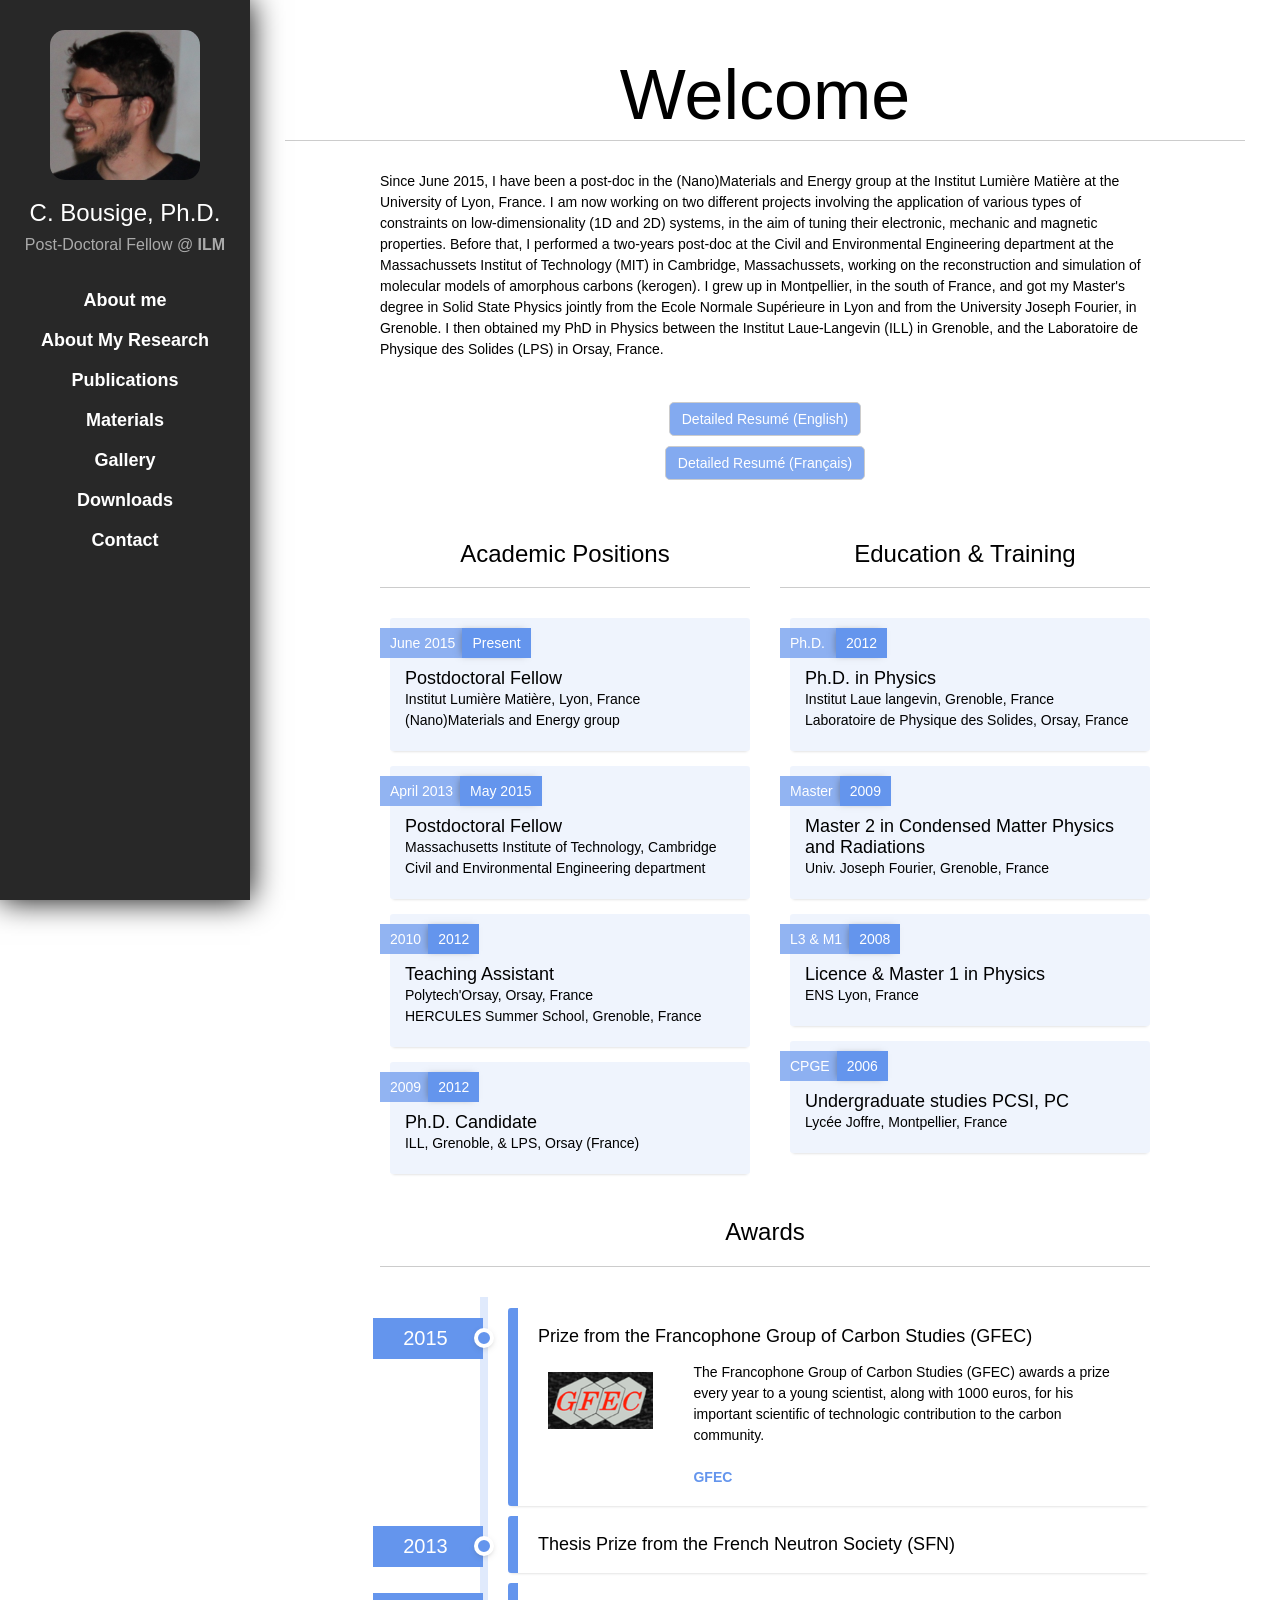
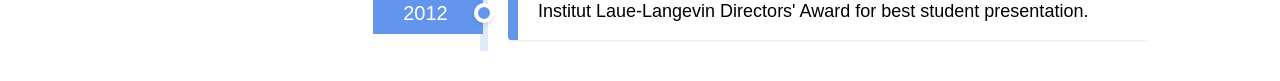
<file: index.html>
<!DOCTYPE html>
<html lang="en">

<head>

    <meta charset="utf-8">
    <meta name="viewport" content="width=device-width, initial-scale=1.0">
    <meta name="author" content="Colin Bousige">
    <meta name="viewport" content="width=device-width, initial-scale=1, maximum-scale=1">
    <meta name="description" content="Dr. Colin Bousige: Research interests, publications, CV and contact." />
    <title>Colin Bousige - Homepage - ILM</title>

<!-- Google Analytics -->
<script>
  (function(i,s,o,g,r,a,m){i['GoogleAnalyticsObject']=r;i[r]=i[r]||function(){
  (i[r].q=i[r].q||[]).push(arguments)},i[r].l=1*new Date();a=s.createElement(o),
  m=s.getElementsByTagName(o)[0];a.async=1;a.src=g;m.parentNode.insertBefore(a,m)
  })(window,document,'script','//www.google-analytics.com/analytics.js','ga');

  ga('create', 'UA-28950872-1', 'auto');
  ga('send', 'pageview');
</script>


    <!-- Bootstrap Core CSS -->
    <link href="css/bootstrap.min.css" rel="stylesheet">
    <!-- Custom CSS -->
    <link href="css/style.css" rel="stylesheet">
    <!-- Code highlighting -->
    <link rel="stylesheet" href="styles/tomorrow.css">
    <script src="js/highlight.pack.js"></script>
    <script>hljs.initHighlightingOnLoad();</script>

    <!--Javascript files-->
    <script type="text/javascript" src="js/jquery-1.11.0.js"></script>
    <script type="text/javascript" src="js/TweenMax.min.js"></script>
    <script type="text/javascript" src="js/jquery.touchSwipe.min.js"></script>
    <script type="text/javascript" src="js/modernizr.custom.63321.js"></script>
    <script type="text/javascript" src="js/jquery.dropdownit.js"></script>
    <script type="text/javascript" src="js/jquery.stellar.min.js"></script>
    <script type="text/javascript" src="js/ScrollToPlugin.min.js"></script>
    <script type="text/javascript" src="js/bootstrap.min.js"></script>
    <script type="text/javascript" src="js/jquery.mixitup.min.js"></script>
    <script type="text/javascript" src="js/masonry.min.js"></script>
    <script type="text/javascript" src="js/perfect-scrollbar-0.4.5.with-mousewheel.min.js"></script>
    <script type="text/javascript" src="js/magnific-popup.js"></script>
    <script type="text/javascript" src="js/custom.js"></script>
    <script type="text/javascript" src="js/jquery.sticky-kit.min.js"></script>
    <!--/Javascript files-->


</head>

<body>

    <div id="wrapper">
        <!-- Sidebar -->
        <div id="sidebar-wrapper">
            <div id="profile" class="clearfix">
                <div class="portrate hidden-xs" alt="Colin Bousige" title="Colin Bousige"></div>
                <div class="title">
                    <h1><h2>C. Bousige, Ph.D.</h2></h1>
                    <h3>Post-Doctoral Fellow @ <b>ILM</b></h3>
                </div>
            </div>
            <nav class="mainmenu">
                <ul class="sidebar-nav">
                    <li><a href="#aboutme">About me</a></li>
                    <li><a href="#aboutresearch">About My Research</a></li>
                    <li><a href="#publications">Publications</a></li>
                    <li><a href="#materials">Materials</a></li>
                    <li><a href="#gallery">Gallery</a></li>
                    <li><a href="#downloads">Downloads</a></li>
                    <li><a href="#contact">Contact</a></li>
                </ul>
            </nav>
        </div>
        <!-- /#sidebar-wrapper -->

        <!-- Page Content -->
        <div id="page-content-wrapper">
            <div class="container-fluid">
                <!-- Main (Home) section -->
                <h1><a href="#menu-toggle" class="btn-togglenavbar" id="menu-toggle"><span class="glyphicon glyphicon-th"></span></a></h1>
                
                <section class="section" id="aboutme">
                    <h2 class="text-center title">Welcome</h2>
                    
                    <div class="col-md-10 col-md-offset-1">
                        Since June 2015, I have been a post-doc in the (Nano)Materials and Energy group at the Institut Lumière Matière at the University of Lyon, France. I am now working on two different projects involving the application of various types of constraints on low-dimensionality (1D and 2D) systems, in the aim of tuning their electronic, mechanic and magnetic properties. Before that, I performed a two-years post-doc at the Civil and Environmental Engineering department at the Massachussets Institut of Technology (MIT) in Cambridge, Massachussets, working on the reconstruction and simulation of molecular models of amorphous carbons (kerogen). I grew up in Montpellier, in the south of France, and got my Master's degree in Solid State Physics jointly from the Ecole Normale Supérieure in Lyon and from the University Joseph Fourier, in Grenoble. I then obtained my PhD in Physics between the Institut Laue-Langevin (ILL) in Grenoble, and the Laboratoire de Physique des Solides (LPS) in Orsay, France.
                        <br><br><br>
                    </div>
                    <div class="col-xs-12">
                        <p class="text-center"><a href="files/CV-Colin_Bousige_EN.pdf" class="btn btn-default btn-md">Detailed Resumé (English)</a></p>
                        <p class="text-center"><a href="files/CV-Colin_Bousige_FR.pdf" class="btn btn-default btn-md">Detailed Resumé (Français)</a><br><br></p>
                    </div>
                    <div class="col-md-5 col-md-offset-1">
                        <div class="title text-center">
                            <h3>Academic Positions</h3>
                        </div>
                        <ul class="ul-card">
                            <li>
                                <div class="dy">
                                    <span class="degree">June 2015</span><span class="year">Present</span>
                                </div>
                                <div class="description">
                                    <p class="what">Postdoctoral Fellow</p>
                                    <p class="where">Institut Lumière Matière, Lyon, France</p>
                                    <p class="where">(Nano)Materials and Energy group</p>
                                </div>
                            </li>
                            <li>
                                <div class="dy">
                                    <span class="degree">April 2013</span><span class="year">May 2015</span>
                                </div>
                                <div class="description">
                                    <p class="what">Postdoctoral Fellow</p>
                                    <p class="where">Massachusetts Institute of Technology, Cambridge</p>
                                    <p class="where">Civil and Environmental Engineering department</p>
                                </div>
                            </li>
                            <li>
                                <div class="dy">
                                    <span class="degree">2010</span><span class="year">2012</span>
                                </div>
                                <div class="description">
                                    <p class="what">Teaching Assistant</p>
                                    <p class="where">Polytech'Orsay, Orsay, France</p>
                                    <p class="where">HERCULES Summer School, Grenoble, France</p>
                                </div>
                            </li>
                            <li>
                                <div class="dy">
                                    <span class="degree">2009</span><span class="year">2012</span>
                                </div>
                                <div class="description">
                                    <p class="what">Ph.D. Candidate</p>
                                    <p class="where">ILL, Grenoble, & LPS, Orsay (France)</p>
                                </div>
                            </li>
                        </ul>
                    </div>
                    <div class="col-md-5">
                        <div class="title text-center">
                            <h3>Education & Training</h3>
                        </div>
                        <ul class="ul-card">
                            <li>
                                <div class="dy">
                                    <span class="degree">  Ph.D. </span><span class="year">2012</span>
                                </div>
                                <div class="description">
                                    <p class="what">Ph.D. in Physics</p>
                                    <p class="where">Institut Laue langevin, Grenoble, France</p>
                                    <p class="where">Laboratoire de Physique des Solides, Orsay, France</p>
                                </div>
                            </li>
                            <li>
                                <div class="dy">
                                    <span class="degree">Master</span><span class="year">2009</span>
                                </div>
                                <div class="description">
                                    <p class="what">Master 2 in Condensed Matter Physics and Radiations</p>
                                    <p class="where">Univ. Joseph Fourier, Grenoble, France</p>
                                </div>
                            </li>
                            <li>
                                <div class="dy">
                                    <span class="degree">L3 & M1</span><span class="year">2008</span>
                                </div>
                                <div class="description">
                                    <p class="what">Licence & Master 1 in Physics</p>
                                    <p class="where">ENS Lyon, France</p>
                                </div>
                            </li>
                            <li>
                                <div class="dy">
                                    <span class="degree">CPGE</span><span class="year">2006</span>
                                </div>
                                <div class="description">
                                    <p class="what">Undergraduate studies PCSI, PC</p>
                                    <p class="where">Lycée Joffre, Montpellier, France</p>
                                </div>
                            </li>
                        </ul>
                    </div>

                    <div class="col-md-10 col-md-offset-1">
                    <div class="title text-center">
                        <h3>Awards</h3>
                    </div>
                    <ul class="timeline">
                                
                        <li class="open">
                            <div class="date">2015</div>
                            <div class="circle"></div>
                            <div class="data">
                                <div class="subject">Prize from the Francophone Group of Carbon Studies (GFEC)</div>
                                <div class="text row">
                                    <div class="col-md-3">
                                        <img alt="image" class="thumbnail img-responsive" src="img/GFEC.png" >
                                    </div>
                                    <div class="col-md-9">
                                        The Francophone Group of Carbon Studies (GFEC) awards a prize every year to a young scientist, along with 1000 euros, for his important scientific of technologic contribution to the carbon community.
                                        <br><br>
                                        <a href="http://www.gfec.cemes.fr/index.php/colloque-francais-du-carbone-2015" target='_blank'>GFEC</a>
                                    </div>
                                </div>
                            </div>
                        </li>
                        <li class="open">
                            <div class="date">2013</div>
                            <div class="circle"></div>
                            <div class="data">
                                <div class="subject">Thesis Prize from the French Neutron Society (SFN)</div>
                                <div class="text row">
                                    <div class="col-md-3">
                                        <img alt="image" class="thumbnail img-responsive" src="img/sfn.jpg" >
                                    </div>
                                    <div class="col-md-9">
                                        The French Neutron Society (SFN) awards its Thesis Prize every year, along with 1500 euros, to a PhD candidate who has used neutron scattering during his/her PhD work. This Prize is presented for a work of excellence for which neutron scattering was crucial.
                                        <br><br>
                                        <a href="http://www.sfn.asso.fr/prix-de-these-sfn/laureats/" target='_blank'>French Neutron Society</a>
                                    </div>
                                </div>
                            </div>
                        </li>
                        <li class="open">
                            <div class="date">2012</div>
                            <div class="circle"></div>
                            <div class="data">
                                <div class="subject">Institut Laue-Langevin Directors' Award for best student presentation.</div>
                                <div class="text row">
                                    <div class="col-md-3">
                                        <img alt="image" class="thumbnail img-responsive" src="img/ill.gif" >
                                    </div>
                                    <div class="col-md-9">
                                        Every year, all the PhD candidates of the Institute (~40) present their work to all the staff and compete for the Directors' Award.
                                        <br><br>
                                        <a href="http://www.ill.eu/science-technology/phd-students/clip-session/2012/" target='_blank'>2012 ILL Clip Session</a>
                                    </div>
                                </div>
                            </div>
                        </li>
                        

                    </ul>
                </div>

                </section>

                <!-- Second (About) section -->
                <section class="section" id="aboutresearch">
                    <h2 class="text-center title">My Research</h2>
                    <p class="text-center">
                        <a href="#" class="btn btn-default btn-sm scroll-link" data-id="present">Present Work</a> 
                        <a href="#" class="btn btn-default btn-sm scroll-link" data-id="MIT">Postdoc @ MIT</a> 
                        <a href="#" class="btn btn-default btn-sm scroll-link" data-id="thesis">PhD Project</a> 
                        <a href="#" class="btn btn-default btn-sm scroll-link" data-id="masters">Masters Project</a> 
                        <a href="#" class="btn btn-default btn-sm scroll-link" data-id="collaborators">Collaborators</a> 
                        <br>
                        <br>
                    </p>
                    <div class="col-md-9">
                        <p class="text-left subtitle" id="present">Postdoc @ ILM &ndash; Present Work</p>
                        <div class="row">
                            <div class="col-xs-6 col-md-3">
                                <img src="img/NT_eau.png" align="center" alt="MoS2" class="img-responsive center-block" />
                            </div>
                            <div class="col-md-9">
                                My work at the <a href="http://ilm.univ-lyon1.fr/index.php?lang=1&lang=2" target="_blank">ILM</a> is focused on two different projects involving the application of various types of constraints on low-dimensionality (1D and 2D) systems, in the aim of tuning their electronic, mechanic and magnetic properties. <br>
                                I will write more when I'll have done more!<br>
                                This work is supervised by Alfonso San Miguel, Denis Machon and Patrice Melinon, in the frame of the Programme Avenir Lyon Saint-Etienne (PALSE).<br><br><br><br>
                            </div>
                        </div>

                        <p class="text-left subtitle" id="MIT">Postdoc @ MIT</p>
                        <div class="row">
                            <div class="col-xs-6 col-md-3">
                                <img src="img/MarK_50A_100.png" align="center" alt="Marcellus Kerogen" class="img-responsive center-block" />
                            </div>
                            <div class="col-md-9">
                                My work at the <a href="http://web.mit.edu/" target="_blank">MIT</a> was focused on the simulation of disordered nanoporous carbons that are found in sedimentary rocks (gas shale), the so-called "kerogens". These kerogens are the result of the decay of various types of organic matter (marine, terrestrial, lacustrial...) with pressure and temperature, and they are the ones that produce the gas and oil that the industrials try to recover. As kerogen constitutes a minor phase of the shale mixture, they are poorly understood as a stand alone compound.<br>
                                In order to produce molecular models of these kerogens, I combined experimental measurements of their structure (x-ray and neutron diffraction) with molecular simulation tools such as Hybrid Reverse Monte Carlo and Molecular Dynamics in order to produce atomic structures that match the experimental measurements and are physically and chemically acceptable. These models were then used in other atomistic simulations in order to predict their adsorption and transport properties (Grand Canonical Monte Carlo simualtions), as well as their vibrational or mechanical properties.<br>
                                In particular, I have shown that the maturity of these kerogen plays an important role on their fracture properties while their composition one influences their elastic properties &ndash; this is the subject of an ongoing article.<br><br>
                                This work was supervised by Dr. Benoît Coasne and Dr. Roland Pellenq, in the frame of the international CNRS-MIT hub  <a href="https://cshub.mit.edu/who-we-are/umi" target="_blank">Multi-Scale Materials Science for Energy and Environment, &lt;MSE&gt;<sup>2</sup></a>.<br><br>
                            </div>
                        </div>

                        <div class="row">
                            <p class="text-left subtitle" id="thesis">PhD Project</p>
                            <div class="col-xs-6 col-md-3">
                                <img src="img/peapods.png" align="center" alt="Peapods" class="img-responsive center-block" />
                            </div>
                            <div class="col-md-9">
                                My PhD research was focused on the study of the one-dimensional (1D) system that are the carbon nano-peapods. During my work, I primarily used inelastic neutron scattering and x-ray diffraction in order to investigate the structure and dynamics of this system. <br>
                                At the beggining of my thesis, I spent three months in Tsukuba, Japan, with Dr. Hiromichi Kataura. There, I learnt from the best his method to produce ultra-pure peapods &ndash; pure in the neutron sense, i.e. without hydrogen impurities &ndash; method that I used to produce large quantities of 2D oriented C60 and C70 peapods.<br>
                                Thanks to the 2D orientation of the samples, we could separate the translational part of the inelastic response of the spectra, which allowed us to finely study the translational motion of the fullerenes. Then, by studying the inter-fullerene distance, the fullerenes rotation and translations from 2 K up to 1200 K &ndash; an unprecedented large temperature domain of stability for 1D systems &ndash; I highlited the true crystalline behaviour of the fullerene chains at room temperature, the melting of these chains at high temperature, and the orientational ordering of the fullerenes at low temperature. Quite a lot of phase transitions for a 1D system! <br><br>
                                I was supervised by Dr. Stéphane Rols at the <a href="http://www.ill.eu" target="_blank">Institut Laue Langevin (ILL)</a> in Grenoble, France, and Dr. Pascale Launois at the <a href="https://www.lps.u-psud.fr/?lang=en" target="_blank">Laboratoire de Physique des Solides (LPS)</a>, in Orsay, France. You can download my PhD dissertation in the <i>Downloads</i> pannel (French version only, sorry!).<br><br>
                            </div>
                        </div>

                        <div class="row">
                            <p class="text-left subtitle" id="masters">Masters Project</p>
                            <div class="col-xs-6 col-md-3">
                                <img src="img/fullcub.jpg" align="center" alt="Fullerene-Cubane" class="img-responsive center-block" />
                            </div>
                            <div class="col-md-9">
                                My Masters project was focused on the study of the low temperature ordering phase transition in the fullerene-cubane cocrystal. During this project, I performed my first inelastic neutron scattering experiments on IN4 at the ILL, which allowed us to study the phonon density of states of this crystal while cooling down. We identified a mode splitting upon transition in the inter-molecular modes region, and, thanks to the use of Molecular Dynamics, we could link this splitting to a change of environment of the fullerenes which impacted their librations. I am quite proud of the related paper which was selected as an <i>Editor's Suggestion</i> in Phys. Rev. B. (see <i>Publications</i>).<br><br>
                                I was supervised by Dr. Stéphane Rols at the <a href="http://www.ill.eu" target="_blank">Institut Laue Langevin (ILL)</a> in Grenoble, France.<br><br><br><br><br><br>
                            </div>
                        </div>


                        
                        <div class="row">
                            <p class="text-left subtitle" id="collaborators">Collaborators</p>
                            <h4><p class="text-center">Thanks to all my former collaborators!<br><br><br></p></h4>
                                <h5><li class="text-center">Marie-Laure Bocquet [<a href="http://perso.ens-lyon.fr/marie-laure.bocquet/" target="_blank">website</a>]</li></h5>
                                <h5><li class="text-center">Julien Cambedouzou [<a href="http://www.icsm.fr/index.php?pagendx=app_164" target="_blank">website</a>]</li></h5>
                                <h5><li class="text-center">Benoît Coasne [<a href="http://www.macs.icgm.fr/-Benoit-Coasne,122-?lang=fr" target="_blank">website</a>]</li></h5>
                                <h5><li class="text-center">Hiromichi Kataura [<a href="https://staff.aist.go.jp/h-kataura/kataurae.html" target="_blank">website</a>]</li></h5>
                                <h5><li class="text-center">Pascale Launois [<a href="https://www.equipes.lps.u-psud.fr/Launois/spip.php?rubrique14" target="_blank">website</a>]</li></h5>
                                <h5><li class="text-center">Erwan Paineau [<a href="https://www.researchgate.net/profile/Erwan_Paineau" target="_blank">website</a>]</li></h5>
                                <h5><li class="text-center">Roland Pellenq [<a href="http://cee.mit.edu/pellenq" target="_blank">website</a>]</li></h5>
                                <h5><li class="text-center">Stéphane Rols [<a href="https://www.researchgate.net/profile/Stephane_Rols" target="_blank">website</a>]</li></h5>
                                <h5><li class="text-center">Franz-Josef Ulm [<a href="http://cee.mit.edu/ulm" target="_blank">website</a>]</li></h5>
                                <br><br><br><br>
                        </div>
                    </div>

                    <div class="col-md-3 sidebar-fixed">
                        <div class="subtitle text-center">
                            <h3>Interests</h3>
                        </div>
                        <ul class="ul-boxed list-unstyled">
                            <li>Carbon Compounds</li>
                            <li>1D and 2D Systems</li>
                            <li>Disordered Porous Systems</li>
                            <li>Inelastic Neutron Scattering</li>
                            <li>Diffraction (neutron, x-ray)</li>
                            <li>Raman Spectroscopy</li>
                            <li>High-Pressures</li>
                            <li>Molecular Dynamics</li>
                            <li>Monte Carlo Simulations</li>
                            <li>Mechanical Properties</li>
                            <li>Material Science</li>
                        </ul>
                    </div>
                    

                    

                </section>



                <!-- Third (Works) section -->
                <section class="section text-center" id="publications">
                    <h2 class="text-center title">Publications</h2>
                    <p>
                    Find me on :
                    <a href="http://scholar.google.com/citations?user=mKtyoG8AAAAJ&hl=en&oi=ao" class="btn btn-default btn-sm" target="_blank" rel="nofollow">Google Scholar</a> 
                    <a href="https://www.researchgate.net/profile/Colin_Bousige" class="btn btn-default btn-sm" target="_blank" rel="nofollow">ResearchGate</a> 
                    <a href="http://apps.webofknowledge.com/Search.do?product=UA&SID=4CMxiYMTUpAeA6i8DcY&search_mode=GeneralSearch&prID=e91bd96d-3af5-497f-9350-6c6af6947857" class="btn btn-default btn-sm" target="_blank" rel="nofollow">Web of Science</a><br><br><br>
                    </p>    
                    
                    <div class="col-xs-12">
                        <div class="row">
                            <div class="hidden-xs col-sm-1 col-sm-offset-1">
                                <h4>10.</h4>
                            </div>
                            <div class="hidden-xs col-sm-2 col-md-2">
                                <div class="avatar"><img src="img/dac.png" alt="" class="img-responsive center-block" height="50px"/></div>
                            </div>
                            <div class="visible-xs col-xs-6 col-xs-offset-3">
                                <h4>10.</h4>
                                <div class="avatar"><img src="img/dac.png" alt="" class="img-responsive center-block" height="50px"/></div>
                            </div>
                            <div class="col-xs-12 col-sm-7 col-md-7">
                                <p align="center"><a href="http://pubs.acs.org/doi/abs/10.1021/acs.nanolett.6b02981" target="_blank" rel="nofollow">
                                Biaxial Strain Transfer in Supported Graphene.</a><br>
                                <b>C. Bousige</b>, F. Balima, D. Machon, G.S. Pinheiro, A. Torres-Dias, J. Nicolle, D. Kalita, N. Bendiab, L. Marty, V. Bouchiat, G. Montagnac, A.G. Souza Filho, P. Poncharal &amp; A. San-Miguel<br>
                                Nano Letters (2016)</p>

                                <br>
                            </div>
                        </div>
                        <div class="row">
                            <div class="hidden-xs col-sm-1 col-sm-offset-1">
                                <h4>9.</h4>
                            </div>
                            <div class="hidden-xs col-sm-2 col-md-2">
                                <div class="avatar"><img src="img/MarK_50A_100.png" alt="" class="img-responsive center-block" height="90px"/></div>
                            </div>
                            <div class="visible-xs col-xs-6 col-xs-offset-3">
                                <h4>9.</h4>
                                <div class="avatar"><img src="img/MarK_50A_100.png" alt="" class="img-responsive center-block" height="100px"/></div>
                            </div>
                            <div class="col-xs-12 col-sm-7 col-md-7">
                                <p align="center"><a href="http://www.nature.com/nmat/journal/vaop/ncurrent/full/nmat4541.html" target="_blank" rel="nofollow">
                                Realistic molecular model of kerogen’s nanostructure.</a><br>
                                <b>C. Bousige</b>, C. Ghimbeu, C. Vix,  A. Pomerantz, A. Suleimenova, G. Vaughan, G. Garbarino, M. Feygenson, C. Wildgruber, F.-J. Ulm, R.J.-M. Pellenq &amp; B. Coasne<br>
                                Nature Materials <b>15</b>, 576-582 (2016)</p>

                                <br>
                            </div>
                        </div>

                        <div class="row">
                            <div class="hidden-xs col-sm-1 col-sm-offset-1">
                                <h4>8.</h4>
                            </div>
                            <div class="hidden-xs col-sm-2 col-md-2">
                                <div class="avatar"><img src="img/evolution.png" alt="" class="img-responsive center-block" height="100px"/></div>
                            </div>
                            <div class="visible-xs col-xs-6 col-xs-offset-3">
                                <h4>8.</h4>
                                <div class="avatar"><img src="img/evolution.png" alt="" class="img-responsive center-block" height="100px"/></div>
                            </div>
                            <div class="col-xs-12 col-sm-7 col-md-7">
                                <p align="center"><a href="http://scitation.aip.org/content/aip/journal/jcp/142/11/10.1063/1.4914921" target="_blank" rel="nofollow">Optimized molecular reconstruction procedure combining Hybrid Reverse Monte Carlo and Molecular Dynamics</a><br>
                                <b>C. Bousige</b>, A. Botan, F.-J. Ulm, R.J.-M. Pellenq &amp; B. Coasne<br>
                                J. Chem. Phys. <b>142</b>, 114112 (2015)</p>
                                <br>
                            </div>
                        </div>
                        
                        <div class="row">
                            <div class="hidden-xs col-sm-1 col-sm-offset-1">
                                <h4>7.</h4>
                            </div>
                            <div class="hidden-xs col-sm-2 col-md-2">
                                <div class="avatar"><img src="img/coalescence.png" alt="" class="img-responsive center-block" height="100px"/></div>
                            </div>
                            <div class="visible-xs col-xs-6 col-xs-offset-3">
                                <h4>7.</h4>
                                <div class="avatar"><img src="img/coalescence.png" alt="" class="img-responsive center-block" height="100px"/></div>
                            </div>
                            <div class="col-xs-12 col-sm-7 col-md-7">
                              <p align="center"><a href="http://iopscience.iop.org/0295-5075/103/6/66002/" target="_blank" rel="nofollow">In situ X-ray diffraction observation of two-step fullerene coalescence in carbon peapods</a><br>
                              <b>C. Bousige</b>, S. Rols, E. Paineau, S. Rouzière, C. Mocuta, H. Kataura &amp; P. Launois<br>
                              Eur. Phys. Lett. <b>103</b>, 66002 (2013)</p>
                              <br>
                            </div>
                        </div>
                        

                        <div class="row">
                            <div class="hidden-xs col-sm-1 col-sm-offset-1">
                                <h4>6.</h4>
                            </div>
                            <div class="hidden-xs col-sm-2 col-md-2">
                                <div class="avatar"><img src="img/PRBcristal.png" alt="" class="img-responsive center-block" height="100px"/></div>
                            </div>
                            <div class="visible-xs col-xs-6 col-xs-offset-3">
                                <h4>6.</h4>
                                <div class="avatar"><img src="img/PRBcristal.png" alt="" class="img-responsive center-block" height="100px"/></div>
                            </div> 
                            <div class="col-xs-12 col-sm-7 col-md-7">
                                <p align="center"><a href="http://prb.aps.org/abstract/PRB/v87/i19/e195438" target="_blank" rel="nofollow">From a one-dimensional crystal to a one-dimensional liquid: a comprehensive dynamical study of a textbook system, C<sub>60</sub> peapods</a><br />
                                <b>C. Bousige</b>, S. Rols, J. Ollivier, H. Schober, P. Fouquet, G.G. Simeoni, V. Agafonov, V. Davydov, Y. Niimi, K. Suenaga, H. Kataura &amp; P. Launois<br>
                                Phys. Rev. B <b>87</b>, 195438 (2013)</p>
                                <br>
                            </div>
                        </div>
                        

                        <div class="row">
                            <div class="hidden-xs col-sm-1 col-sm-offset-1">
                                <h4>5.</h4>
                            </div>
                            <div class="hidden-xs col-sm-2 col-md-2">
                                <div class="avatar"><img src="img/historique.png" alt="" class="img-responsive center-block" height="100px"/></div>
                            </div>
                            <div class="visible-xs col-xs-6 col-xs-offset-3">
                                <h4>5.</h4>
                                <div class="avatar"><img src="img/historique.png" alt="" class="img-responsive center-block" height="100px"/></div>
                            </div>
                            <div class="col-xs-12 col-sm-7 col-md-7">
                                <p align="center"><a href="http://link.springer.com/article/10.1140%2Fepjst%2Fe2012-01665-4" target="_blank" rel="nofollow">Unravelling low lying phonons and vibrations of carbon nanostructures: The contribution of inelastic and quasi-elastic neutron scattering</a><br />
                                S. Rols, <b>C. Bousige</b>, J. Cambedouzou, P. Launois, J.-L. Sauvajol, H. Schober, V. Agafonov, V. Davydov &amp; J. Ollivier<br />
                                Eur. Phys. J.: Special Topic <b>213</b>, 77-102 (2012)<br /></p>
                                <br>
                            </div>
                        </div>
                        

                        <div class="row">
                            <div class="hidden-xs col-sm-1 col-sm-offset-1">
                                <h4>4.</h4>
                            </div>
                            <div class="hidden-xs col-sm-2 col-md-2">
                                <div class="avatar"><img src="img/prb86.png" alt="" class="img-responsive center-block" height="100px"/></div>
                            </div>
                            <div class="visible-xs col-xs-6 col-xs-offset-3">
                                <h4>4.</h4>
                                <div class="avatar"><img src="img/prb86.png" alt="" class="img-responsive center-block" height="100px"/></div>
                            </div>
                            <div class="col-xs-12 col-sm-7 col-md-7">
                                <p align="center"><a href="http://prb.aps.org/abstract/PRB/v86/i4/e045446" target="_blank" rel="nofollow">Progressive melting in confined one-dimensional C<sub>60</sub> chains</a><br />
                                <b>C. Bousige</b>, S. Rols, E.Paineau, S. Rouzière, C. Mocuta, B. Verberck, J. P. Wright, H. Kataura &amp; P. Launois<br />
                                Phys. Rev. B <b>86</b>, 045446 (2012)<br /></p>
                                <br>
                            </div>
                        </div>
                        

                        <div class="row">
                            <div class="hidden-xs col-sm-1 col-sm-offset-1">
                                <h4>3.</h4>
                            </div>
                            <div class="hidden-xs col-sm-2 col-md-2">
                                <div class="avatar"><img src="img/q_para_ortho.png" alt="" class="img-responsive center-block" height="100px"/></div>
                            </div>
                            <div class="visible-xs col-xs-6 col-xs-offset-3">
                                <h4>3.</h4>
                                <div class="avatar"><img src="img/q_para_ortho.png" alt="" class="img-responsive center-block" height="100px"/></div>
                            </div>
                            <div class="col-xs-12 col-sm-7 col-md-7">
                                <p align="center"><a href="http://www.tandfonline.com/doi/abs/10.1080/1536383X.2012.655209" target="_blank" rel="nofollow">Translational Dynamics of One-Dimensional Fullerene Chains Encapsulated Inside Single-Walled Carbon Nanotubes</a><br />
                                <b>C. Bousige</b>, S. Rols, H. Kataura &amp; P. Launois.<br />
                                Fullerenes, Nanotubes and Carbon Nanostructures <b>20</b>, Issue 04-07, 395-400 (2012) <br /></p>
                                <br>
                            </div>
                        </div>
                        

                        <div class="row">
                            <div class="hidden-xs col-sm-1 col-sm-offset-1">
                                <h4>2.</h4>
                            </div>
                            <div class="hidden-xs col-sm-2 col-md-2">
                                <div class="avatar"><img src="img/xmas.jpg" alt="" class="img-responsive center-block" height="100px"/></div>
                            </div>
                            <div class="visible-xs col-xs-6 col-xs-offset-3">
                                <h4>2.</h4>
                                <div class="avatar"><img src="img/xmas.jpg" alt="" class="img-responsive center-block" height="100px"/></div>
                            </div>
                            <div class="col-xs-12 col-sm-7 col-md-7">
                                <p align="center"><a href="http://scripts.iucr.org/cgi-bin/paper?S0021889810052015" target="_blank" rel="nofollow">Determining the energy-dependent X-ray flux variation of a synchrotron beamline using Laue diffraction patterns</a><br />
                                C. Dejoie, M. Kunz, N. Tamura, <b>C. Bousige</b>, K. Chen, S. Teat, C. Beavers &amp; C. Baerlocher<br />
                                J. Appl. Cryst. <b>44</b>, 177-183 (2011)<br /></p>
                                <br>
                            </div>
                        </div>
                        

                        <div class="row">
                            <div class="hidden-xs col-sm-1 col-sm-offset-1">
                                <h4>1.</h4>
                            </div>
                            <div class="hidden-xs col-sm-2 col-md-2">
                                <div class="avatar"><img src="img/fullcub.jpg" alt="" class="img-responsive center-block" height="100px"/></div>
                            </div>
                            <div class="visible-xs col-xs-6 col-xs-offset-3">
                                <h4>1.</h4>
                                <div class="avatar"><img src="img/fullcub.jpg" alt="" class="img-responsive center-block" height="100px"/></div>
                            </div>
                            <div class="col-xs-12 col-sm-7 col-md-7">
                                <p align="center"><a href="http://prb.aps.org/abstract/PRB/v82/i19/e195413" target="_blank" rel="nofollow">Lattice dynamics of a rotor-stator molecular crystal: Fullerene-cubane C<sub>60</sub>.C<sub>8</sub>H<sub>8</sub></a><br />
                                <b>C. Bousige</b>, S. Rols, J. Cambedouzou, B. Verberck, S. Pekker, E. Kovats, G. Durko, I. Jalsovsky, E. Pellegrini &amp; P. Launois. <br />
                                Phys. Rev. B <b>82</b>, 195413 (2010) <i>(Editor's suggestion)</i></p>
                                <br>
                            </div>
                        </div>
                    </div>

                </section>


                <!-- Second (About) section -->
                <section class="section" id="materials">
                    <h2 class="text-center title">Materials</h2>
                    <p class="text-center">
                        <a href="#" class="btn btn-default btn-sm scroll-link" data-id="RubyPressure">Ruby Pressure</a> 
                        <a href="#" class="btn btn-default btn-sm scroll-link" data-id="Seminars">Seminars</a> 
                        <a href="#" class="btn btn-default btn-sm scroll-link" data-id="LAMMPS">LAMMPS</a> 
                        <a href="#" class="btn btn-default btn-sm scroll-link" data-id="R">R</a> 
                        <a href="#" class="btn btn-default btn-sm scroll-link" data-id="latex">LaTeX</a> 
                        <br>
                        <br>
                    </p>

                    <div class="col-md-10 col-md-offset-1">
                        <div class="row">
                            <p class="text-left subtitle" id="RubyPressure">Ruby Pressure</p>
                           <a href="https://cbousige.shinyapps.io/rubypressure/">Here</a> is a tool I developed to check for ruby pressure during a high pressure experiment. You can either enter the parameters, or also enter a ruby spectrum (2 columns text file).</a><br><br>
                        </div>

                        <div class="row">
                            <p class="text-left subtitle" id="Seminars">Seminars</p>
                           Here are links to the slides of some of my last seminars that I made using <a href="http://slidify.org/">Slidify</a> with 
                           the <a href="http://lab.hakim.se/reveal-js/?transition=fade#/">Reveal.js</a> framework:<br>
                           <a href="http://ilm-perso.univ-lyon1.fr/~cbousige/files/Seminaire/Carbone/">Structure and dynamics of model and disordered carbon materials</a><br>
                           <a href="http://ilm-perso.univ-lyon1.fr/~cbousige/files/Seminaire/Friction/">Adhesion and friction in 1D and 2D systems</a><br><br>
                        </div>
                        
                        <div class="row">
                            <p class="text-left subtitle" id="LAMMPS">LAMMPS</p>
                            While using LAMMPS, I came to use the AIREBO potential a lot, and came to regret that the Oxygen atoms are not described by this potential. However, there are a couple potentials describing the Oxygen atoms that are available in the litterature, like the one of <a href="http://iopscience.iop.org/0953-8984/16/41/008/" target="_blank">Ni, Lee and Sinnott</a> or the one of <a href="http://scitation.aip.org/content/aip/journal/jcp/136/16/10.1063/1.4704800" target="_blank">Knippenberg et al.</a>. The latter taking into account the charge equilibration is a priori better than the former, but it is also a lot more difficult to implement in LAMMPS. Therefore, I focused on the first one, much easier to adapt to LAMMPS from the already existing AIREBO code. <br>
                            First of all, one need to be able to produce the parameters for the spline interpolations in the right format. So I wrote a piece of code that might come in handy for those who want to play with the various values of the splines in the nodes. It is downloadable here:
                            <p class="text-center"><a href="files/parameters_rebo.zip" class="btn btn-default btn-sm" data-id="LAMMPS">Write AIREBO and OREBO Parameters</a></p>
                            In this zip file, you will find two codes in C (certainly not the most easy way to do it, I agree, but that's what I know...) and the parameter files that they output. One is for airebo with C and H only and reproduces the file that is given in the "potentials" folder of LAMMPS. The second produces the parameter file for the OREBO potential (from Ni, Lee and Sinnott) with the parameters that are given in their publication. <br>
                            Once you have the file gathering all the parameters, you need to tell LAMMPS that you know the REBO parameters for another atom. This is done with this updated version of the <code class="cpp">pair_airebo.cpp</code> file:
                            <p class="text-center"><a href="files/pair_airebo.zip" class="btn btn-default btn-sm" data-id="LAMMPS">pair_airebo.cpp and pair_airebo.h</a></p>
                            <b>!ATTENTION!</b><br> This version of the <code class="cpp">pair_airebo.cpp</code> file is compatible with the LAMMPS version of December 13th, 2011. For more recent versions of LAMMPS, you will need to modify it, otherwise there will be issues with the namespaces (at least). 
                            <br><b>USE AT YOUR OWN RISKS!</b> I am not a professionnal LAMMPS programmer, there might be bugs, so please proofread before use &ndash; and please <a href="mailto:bousige@mit.edu">notify me</a> if you find a bug.<br><br>
                            <b>!ATTENTION AGAIN!</b><br> OREBO does not account for torsion and Lennard-Jones terms. Therefore when using it, use it like you would use AIREBO without these terms, i.e something like:<br>
<pre><code class="r">units           metal                                  # REBO needs metal
dimension       3                                      # transparent
boundary        p p p                                  # periodic boundaries

read_data       your_file.data                         # read *.data file with the structure

# Define various groups. Attention if no O, remove "3" and "O", etc
group           C           type 1 
group           H           type 2
group           O           type 3

# Define pair interactions. This is with OREBO. Change the folder path to the parameter files "CHO.airebo" according to your own path. 
# /your_path/CHO.airebo C H O means that the atoms of type 1 are C, 2 are H, 3 are O. Change accordingly:
pair_style      airebo 3.0 0 0 # pair_style airebo cutoff LJ Torsion
pair_coeff      * * /your_path/CHO.airebo C H O</code></pre><br>
                        </div>

                        <div class="row">
                            <p class="text-left subtitle" id="R">R</p>
                            During my thesis I got used to some functions available with the Interactive Data Language (IDL) that I was used to work with because the neutron data treatment program we used, <a href="http://www.ill.eu/instruments-support/computing-for-science/cs-software/all-software/lamp/" target="_blank">LAMP</a>, was written in IDL. Unfortunately, IDL is quite expensive and I had to look for another language to do my data treatment once I left the ILL. <br> 
                            And then, I discovered the existence of <a href="http://www.r-project.org/index.html" target="_blank">R</a>.<br> 
                            R is wonderful, and it's free. It's language is very easy to learn, very similar to IDL or Matlab. I can't recommand enough R, and if you use an awsome text editor like <a href="http://www.gnu.org/software/emacs/" target="_blank">Emacs</a> or <a href="http://www.sublimetext.com/" target="_blank">Sublime Text 3</a> (and to use R in ST3, go to <a href="http://www.kevjohnson.org/using-r-in-sublime-text-3/" target="_blank">this nice tutorial</a>, for example), then you can reach a super optimized workflow when it comes to import and treat your data, produce your figures and compile your LaTeX article, everything in the same text editor.<br>
                            Now, when I moved from IDL to R, there was however a few routines that I missed, and I figured I could share them here for people like me (you can also get my full <code class="r">.Rprofile</code> file <a href="files/.Rprofile" target="_blank">here</a>):<br>
                            <h4>reb</h4>
                            First is the <code class="r">reb(u,N)</code> function that rebins an irregular data set to a regular one by floating average. Below is the code in R, where <code class="r">u</code> is a <code class="r">data.frame</code> with 1, 2 or 3 columns and <code class="r">N</code> is the number of points you want in the regular grid. If <code class="r">u</code> possesses 3 colums, the first one is the x-axis, the second one the measurements and the third one the error on the measure &ndash; and the average that is performed is a weighted average.<br>
<pre><code class="r">reb <- function(u, N){
    M <- dim(u)[1]
    sep <- M / N    
    if(N >= M){
        return("Requested size is longer than initial vector")
    }
    
    if(dim(u)[2] == 1){
        x <- 1:M
        y <- u[,1]
        dy <- rep(1,M)
    }
    if(dim(u)[2] == 2){
        u <- u[order(u[,1]),]
        x <- u[,1]
        y <- u[,2]  
        dy <- rep(1,M)
    }
    if(dim(u)[2] == 3){
        u <- u[order(u[,1]),]
        x <- u[,1]
        y <- u[,2]  
        dy <- u[,3] 
    }
    
    xj <- seq(x[1], x[M], length = N+1 )
    yj <- sapply(1:N, function(i){
            weighted.mean(y[which(x>=xj[(i)] & x<=xj[i+1])],
                         dy[which(x>=xj[(i)] & x<=xj[i+1])])
            })
    dyj <- sapply(1:N, function(i){sqrt(sum((dy[which(x>=xj[(i)] & x<=xj[i+1])])^2))})
    dx <- xj[2] - xj[1]
    xj <- xj[2:(N+1)] - dx / 2
    
    if(dim(u)[2] == 3){
        data.frame(x = xj, y = yj, dy = dyj)
    }else{
        data.frame(x = xj, y = yj)
    }
}</code></pre>
                        Example of use:
<pre><code class="r">x <- sqrt(1:10000/100)
y <- sin(x)+rnorm(length(x))
d <- data.frame(x,y)
plot(d)
points(reb(d,15),col="red",lwd=4)</code></pre><br>
                        <h4>axislog</h4>
                        If you ever produced a logarithmic plot in R, you might have noticed how ugly the axis are... Here is a function to call instead of <code class="r">axis()</code> to produce regular ticks in the multiples of the powers of ten, with the labels at the powers of ten (with superscripts).
<pre><code class="r">axislog <- function(ax,min,max,step=1,labels=TRUE,lwd=1){
    range    <- min:max
    if(labels){label <- sapply(seq(min,max,step),function(i) as.expression(bquote(10^ .(i))))}
    ticksat  <- as.vector(sapply(range, function(p) (1:10)*10^p))
    if(labels){
      if(step==1){axis(ax,at=10^range,labels=label,lwd.ticks=lwd)}
      else{
        axis(ax,at=10^range,labels=FALSE,lwd.ticks=lwd)
        axis(ax,at=10^seq(min,max,step),labels=label,lwd.ticks=lwd)
      }
    }
    else{axis(ax,at=10^range,labels=FALSE,lwd.ticks=lwd)}
    axis(ax, ticksat, labels=NA, tcl=0.25, lwd=0, lwd.ticks=lwd)
}</code></pre>
                        Example of use:
<pre><code class="r">x <- 1:10000*1e-2
y <- sqrt(x)
par(mgp = c(2.1, 0.8, 0), tck = 0.02, lwd = 2)
# Ugly plot
plot(x,y,log="x",axes=F,xlim=c(1e-2,100))
axis(1)
box()
# Nice plot
plot(x,y,log="x",axes=F,xlim=c(1e-2,100))
axislog(1,-2,2)
axislog(3,-2,2,step=2)
box()</code></pre><br>      

                        </div>

                        <div class="row">
                            <p class="text-left subtitle" id="latex">LaTeX</p>
                        </div>
                        Here is my <a href="files/Thesis.zip" target="_blank">Thesis Template</a>.
                    </div>

                </section>


                <!-- Second (About) section -->
                <section class="section" id="gallery">
                    <h2 class="text-center title">Gallery</h2>
                    
                    <div class="col-md-10 col-md-offset-1">
                        <p>Here I will put some photos when I have time...</p>
                    </div>

                </section>


                <!-- Second (About) section -->
                <section class="section" id="downloads">
                    <h2 class="text-center title">Downloads</h2>
                    
                    <div class="col-md-10 col-md-offset-1">
                        <p class="text-center"><br><br><a href="files/CV-Colin_Bousige_EN.pdf" class="btn btn-default btn-md" target="_blank">Detailed Resumé (English)</a><br><br><br></p>
                        <p class="text-center"><a href="files/CV-Colin_Bousige_FR.pdf" class="btn btn-default btn-md" target="_blank">Detailed Resumé (Français)</a><br><br><br></p>
                        <p class="text-center"><a href="files/These-BOUSIGE_Colin.pdf" class="btn btn-default btn-md" target="_blank">PhD Thesis</a></p>
                    </div>

                </section>

                <!-- Third (Works) section -->
                <section class="section" id="contact">
                    <h2 class="text-center title">Contact Me</h2>  
                    
                    <div class="col-xs-12">
                        <address>
                            <p class="lead text-center">
                            <strong>Dr. Colin BOUSIGE</strong><br><br>
                            <strong>Institut Lumière Matière</strong><br>
                            Université Claude Bernard Lyon 1<br>
                            Domaine Scientifique de La Doua<br>
                            Bâtiment Brillouin, 10 rue Ada Byron<br>
                            69622 Villeurbanne CEDEX, France<br>
                            <strong>Office: </strong> 14-004<br>
                            <strong>Email: </strong> colin.bousige[at]univ-lyon1.fr</a>
                            <br>
                            </p>
                        </address>  
                    </div>  
                    <div class="col-xs-10 col-xs-offset-1 col-sm-6 col-sm-offset-3">
                        <img src="img/fourviere.jpg" alt="" class="img-responsive img-rounded center-block" />
                    </div>
                </section>

            </div> <!-- /#container-fluid -->
        </div><!-- /#page-content-wrapper -->
    </div><!-- /#wrapper -->








    <!-- Menu Toggle Script -->
    <script>
    $("#menu-toggle").click(function(e) {
        e.preventDefault();
        $("#wrapper").toggleClass("toggled");
    });
    </script>
    <script>
    var current_item = 0;

    // few settings
    var section_hide_time = 100;
    var section_show_time = 100;

    // jQuery stuff
    jQuery(document).ready(function($) {

        // Switch section
        $("a", '.mainmenu').click(function() 
        {
            if( $(this).hasClass('active') ) { 
                $('html, body').animate({scrollTop:0}, 'slow');
            }
            if( ! $(this).hasClass('active') ) { 
                current_item = this;
                // close all visible divs with the class of .section
                $('.section:visible').fadeOut( section_hide_time, function() { 
                    $('a', '.mainmenu').removeClass( 'active' );  
                    $(current_item).addClass( 'active' );
                    var new_section = $( $(current_item).attr('href') );
                    new_section.fadeIn( section_show_time );
                    $('html, body').animate({scrollTop:0}, 'slow');
                } );
            }
            return false;
        });     
    });
    </script>



</body>

</html>
</file>
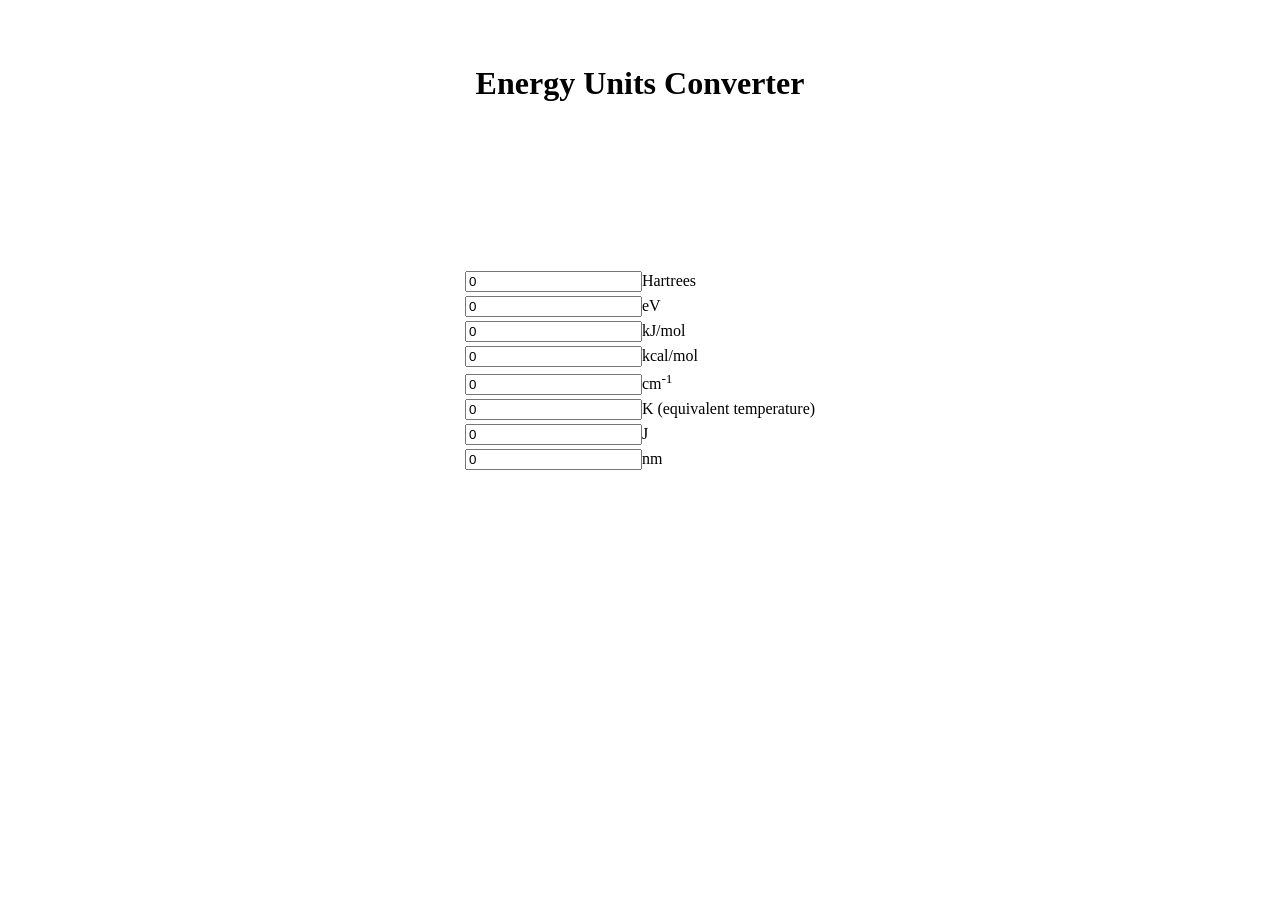
<file: energy_converter.html>
<HTML>

<HEAD>
<TITLE>Energy Converter</TITLE>

<SCRIPT LANGUAGE="JavaScript">
<!--HIDE FROM OTHER BROWSERS

//DEFINE METHODS
function constants(conv) {
    var numE = 8;
          conv[0] = 1.000 ;
// eV
          conv[1] = 2.7211399E+01 ;
// kJ/mol
          conv[2] = 2.6255002E+03 ;
// kcal/mol
          conv[3] = conv[2]/4.184 ;
// cm-1
          conv[4] = 2.1947463E+05 ;
// K
          conv[5] = 3.1577709E+05 ;
// J
          conv[6] = 2.7211399E+01*1.60217657e-19 ;
// nm
          conv[7] = conv[4] ;
            return numE;
}

function displayInfo(form,field) {
// find field index
    for (var i=0; i<=nfields; i++) {
      if ( form.elements[i].name == field ) {
        idx = i ;
        break;
      }
    }
// find number of characters in input string for significant figure functions
    nchars = form.elements[idx].value.length +5;

// calculate the base energy in Hartrees
  if ( idx != 7) {
   energy = form.elements[idx].value/conv[idx];
  } else {
   energy = 1e7/form.elements[idx].value/conv[idx];
  }

// convert to other units
  for (var i=0; i<=nfields; i++) {
    if ( i != idx && i!=7) {
      form.elements[i].value = trunc(energy*conv[i],nchars) ;
    }
    if ( i != idx && i==7) {
      form.elements[i].value = trunc(1e7/form.elements[4].value,nchars) ;
    }
  }
  boltzman()
}

// Significant figure functions
function ord(x) {
   return Math.floor(Math.log(Math.abs(x+1e-35))/2.303)
}
// Truncate to n sign. figures
function trunc(x,n) {
   return Math.floor(x*Math.pow(10,-ord(x)+n-1)+.5)/Math.pow(10,-ord(x)+n-1)
}

// MAIN variable declarations
 var energy = 0.000;
 var nchars = 0;
 var conv = new Array();
 var nfields = constants(conv);

// STOP HIDING FROM OTHER BROWSERS -->
</SCRIPT>


<style>
h3 {text-align:center;}
h1 {
    text-align : center;
    font-family: "SIMPSON";
}
form {
    width: 500px;
    margin: 0 auto;
}


</style>
</head>
<body>

</HEAD>

<BODY>
<br><br>
<H1>Energy Units Converter</H1>
<P>
<center>
<FORM NAME="Hartree" METHOD=POST>
<table>
<tr>
  <td><INPUT TYPE="text" NAME="H" VALUE=0 onChange="displayInfo(this.form,this.name);">Hartrees</td><BR>
</tr>
<tr>
  <td><INPUT TYPE="text" NAME="eV" VALUE=0 onChange="displayInfo(this.form,this.name);">eV</td><BR>
</tr>
<tr>
  <td><INPUT TYPE="text" NAME="kJ/mol" VALUE=0 onChange="displayInfo(this.form,this.name);">kJ/mol</td><BR>
</tr>
<tr>
  <td><INPUT TYPE="text" NAME="kcal/mol" VALUE=0 onChange="displayInfo(this.form,this.name);">kcal/mol</td><BR>
</tr>
<tr>
  <td><INPUT TYPE="text" NAME="cm-1" VALUE=0 onChange="displayInfo(this.form,this.name);">cm<sup>-1</sup></td><BR>
</tr>
<tr>
  <td><INPUT TYPE="text" NAME="K" VALUE=0 onChange="displayInfo(this.form,this.name);">K (equivalent temperature)</td><BR>
</tr>
<tr>
  <td><INPUT TYPE="text" NAME="J" VALUE=0 onChange="displayInfo(this.form,this.name);">J</td><BR>
</tr>
<tr>
  <td><INPUT TYPE="text" NAME="nm" VALUE=0 onChange="displayInfo(this.form,this.name);">nm</td><BR>
</tr>
</table>
</FORM>
</center>

</BODY>

</HTML>
</file>
<file: css/style.css>
html {
    background: #FFFFFF; 
    min-height:100%;
    -webkit-background-size: cover;
       -moz-background-size: cover;
         -o-background-size: cover;
            background-size: cover;
}

body {
    background:transparent;
    min-height:100%;    
    -webkit-font-smoothing: antialiased;
    -webkit-overflow-scrolling: touch;
    line-height: 1.5em;
    font-size:14px;
    font-family: Helvetica, Arial, sans-serif;
    color:#000000;
    color:rgba(255,255,255,.8); 
    font-weight: normal;
}

.center {
   text-align: center;
   width: 100%;
}

#wrapper {
    padding-left: 0;
    -webkit-transition: all 0.5s ease;
    -moz-transition: all 0.5s ease;
    -o-transition: all 0.5s ease;
    transition: all 0.5s ease;
}

#wrapper.toggled {
    padding-left: 250px;
}

#sidebar-wrapper {
    z-index: 1000;
    position: fixed;
    left: 250px;
    width: 0;
    height: 100%;
    margin-left: -250px;
    overflow-y: auto;
    box-shadow: 0 0 30px black;
    background: #282828;
    -webkit-transition: all 0.5s ease;
    -moz-transition: all 0.5s ease;
    -o-transition: all 0.5s ease;
    transition: all 0.5s ease;
}



#profile {
   text-align: center;
   padding: 30px 10px;
   position: relative;
}

#profile .portrate {
   background-image: url(../img/Colin.jpg);
   width: 150px;
   margin: 0 auto;
   height: 150px;
   border-radius: 10%;
   -webkit-background-size: cover;
   -moz-background-size: cover;
   background-size: cover;
}

#profile .title h2 {
   font-size: 24px;
   font-weight: 300;
   color: #FFFFFF;
   margin: 20px 0 10px 0;
}

#profile .title h3 {
   font-size: 16px;
   font-weight: 300;
   color: #aaa;
   margin: 0px 0 10px 0;
}

#profile .title h4 {
   font-size: 10px;
   font-weight: 300;
   color: #aaa;
   margin: 0px 0 10px 0;
}

#wrapper.toggled #sidebar-wrapper {
    width: 250px;
}

#page-content-wrapper {
    width: relative;
}

#wrapper.toggled #page-content-wrapper {
    position: absolute;
    margin-right: -250px;
}

/* Sidebar Styles */
@media(max-width:768px) {
    .sidebar-nav {
        position: absolute;
        top: 0;
        width: 250px;
        margin: 0;
        padding: 0;
        list-style: none;
        margin-top: 120px;
    }
}
@media(min-width:768px) {
    .sidebar-nav {
        position: absolute;
        top: 0;
        width: 250px;
        margin: 0;
        padding: 0;
        list-style: none;
        margin-top: 280px;
    }
}
.sidebar-nav li {
    /*margin-right: 40px;*/
    line-height: 40px;
}

.sidebar-nav li a {
    display: block;
    text-decoration: none;
    color: #FFFFFF;
    font-size: 18px;
    line-height: 40px;
    text-align: center;
    outline: none;
}

.sidebar-nav li a:hover {
    text-decoration: none;
    color: #000000;
    background: #FFFFFF;
    outline: none;
}

.sidebar-nav li a:active,
.sidebar-nav li a:focus {
    text-decoration: none;
}

.sidebar-nav > .sidebar-brand {
    height: 65px;
    font-size: 18px;
    line-height: 60px;
}

.sidebar-nav > .sidebar-brand a {
    color: #000000;
}

.sidebar-nav > .sidebar-brand a:hover {
    color: #000000;
    background: none;
}

@media(min-width:768px) {
    #wrapper {
        padding-left: 250px;
    }

    #wrapper.toggled {
        padding-left: 0;
    }

    #sidebar-wrapper {
        width: 250px;
    }

    #wrapper.toggled #sidebar-wrapper {
        width: 0;
    }

    #page-content-wrapper {
        padding: 20px;
    }

    #wrapper.toggled #page-content-wrapper {
        position: relative;
        margin-right: 0;
    }
}







/********************************************************/
/*             Sections - universal classes             */
/********************************************************/
.section { 
    z-index: 1;
    min-height:420px;
    color:#000000;
    width: 100%; 
    overflow:auto;
    height:100%;
    padding-top:10px;
    padding-bottom:0px; 
    display:none;
    top:0;
} 
@media (min-width: 768px) {
    .section { padding-top:10px;}
}

/* Show one of sections */
#aboutme { 
    display: block;
}

.section .title {
   border-bottom: 1px solid #ccc;
   margin: 0px 0 30px 0;
   padding: 10px 0;
}



/********************************************************/
/*                   UI - Buttons                       */
/********************************************************/
.btn{
    color:#FFFFFF;
    text-shadow: none;
    text-decoration: none;
    -webkit-border-radius: 3px;
    -moz-border-radius: 3px;
    border-radius: 5px;
    border:5 none;
}
.btn:hover {
    color:#FFFFFF;
}
.btn-lg { 
    padding:16px 30px;
    font-size:inherit;
}

@media (max-width: 768px){
    .btn-togglenavbar,.btn-togglenavbar:active,.btn-togglenavbar:focus {
        position: fixed;
        color: rgba(0,0,0,1);
        display: block;
        top: 0px;
        left: 2px;
        right: 0;
        z-index: 1002;
        font-size: 30px;
        padding: 2px 10px;
        background: rgba(255,255,255,.5);
        display: block;
        width: 47px;
        height: 40px;
    }
    .btn-togglenavbar:hover{
        position: fixed;
        color: rgba(0,0,0,.5);
    }
}
@media (min-width: 768px){
    .btn-togglenavbar {
        position: fixed;
        left:-100em;
    }
}
.btn-link {
    color:#000000;
}
.btn-link:hover, .btn-link:focus, .btn-link:active {
    color:#FFFFFF;
}
.btn-default, .btn-default:focus {
    background: rgba(100,149,237,.8);
    outline: none;
}
.btn-default:focus {
  color:#FFFFFF;
}
.btn-default:hover, .btn-default:active, .btn-default.active {
    background: rgba(100,149,237,.5);
    outline: none;
}
.btn-primary {
    background: rgba(255,255,255,.2);
}
.btn-primary:hover, .btn-primary:focus, .btn-primary:active, .btn-primary:active {
    background: rgba(255,255,255,.5);
}



/********************************************************/
/*                 UI - Thumbnails                      */
/********************************************************/
.thumbnail {
    background-color: rgba(255,255,255,.2);
    border: 0 none;
    color: #000000;
    padding:10px;
    -webkit-border-radius: 2px;
       -moz-border-radius: 2px;
            border-radius: 2px;
}
.thumbnail .caption {
    color: inherit;
}



/********************************************************/
/*                 Everything else                      */
/********************************************************/

.list-social .btn { 
    font-size:1.3em; 
}
.list-social .btn:hover, .list-social .btn:active, .list-social .btn:focus { 
    text-decoration: none; 
}


/* Social buttons in the footer */
#social { 
    margin-top:50px;
    margin-bottom:50px;
}
#social .wrapper { 
    width:340px; 
    margin:0 auto;
}








/***********************************************************/
/*                   Theme: text shadows                   */
/***********************************************************/
.text-shadows {     
    text-shadow:0 1px 2px rgba(0,0,0,.2);
}
.text-shadows .title,
.text-shadows .subtitle,
.text-shadows .tagline { 
    text-shadow:0 2px 3px rgba(0,0,0,.4);
}
.text-shadows .mainmenu .dropdown-menu a { 
    text-shadow:0 2px 1px rgba(0,0,0,.2);
}
.text-shadows .mainmenu .dropdown-menu a:hover { 
    text-shadow:none;
}



/***********************************************************/
/*                   Inverted theme                        */
/***********************************************************/
.theme-invert {     
    color:#222;
    color:rgba(0,0,0,.8); 
 }
.theme-invert a { 
    color:#000;
}
.theme-invert .btn {
    color:rgba(255,255,255,.8);
}
.theme-invert .btn:hover {
    color:#fff;
}
.theme-invert .btn-link {
    color:rgba(0,0,0,.8);
}
.theme-invert .btn-link:hover, .theme-invert .btn-link:focus, .theme-invert .btn-link:active {
    color:#000
}
.theme-invert .navbar-toggle {
    background: rgba(0, 0, 0, 0.12);
}
.theme-invert .navbar-toggle .icon-bar {
  background: #333;
}
.theme-invert .mainmenu .dropdown-menu a { 
    color:#000;
}
.theme-invert .mainmenu .dropdown-menu a:hover { 
    background:rgba(0,0,0,.1);
    color:#000;
}

.theme-invert .title,
.theme-invert .subtitle,
.theme-invert .tagline { 
    color:#222222; 
}

.theme-invert .btn-default {
    background: rgba(0,0,0,.4);
}
.theme-invert .btn-default:hover,
.theme-invert .btn-default:focus,
.theme-invert .btn-default:active,
.theme-invert .btn-default.active {
    background: rgba(0,0,0,.6);
    color:#fff;
}
.theme-invert .btn-primary {
    background: rgba(0,0,0,.2);
}
.theme-invert .btn-primary:hover,
.theme-invert .btn-primary:focus,
.theme-invert .btn-primary:active,
.theme-invert .btn-primary.active {
    background: rgba(0,0,0,.3);
    color:#fff;
}

.theme-invert .thumbnail {
    background-color: rgba(255,255,255,.8);
}
.thumbnail .caption {
    color: inherit;
}


/********************************************************/
/*                      Typography                      */
/********************************************************/
a { color:rgba(100,149,237,1); font-weight: 900; }
a:hover, a:active { 
  color:rgba(100,149,237,1); 
  text-decoration: underline; 
  outline: 0;
}
a:focus { 
  color:rgba(100,149,237,1); 
  text-decoration: none; 
  outline: 0;
}
.lead { 
    font-weight:normal;
    font-size:1.5em;
    line-height:1.2em;
}

@media(min-width:768px) {
  .title,
  .subtitle { 
      font-family: 'Wire One', Helvetica, Arial, sans-serif;
      font-weight:normal;
      font-size:5em;
      margin-bottom:15px; 
      color:#000000; 
      line-height:1em;
  }
}
@media(max-width:768px) {
  .title,
  .subtitle { 
      font-family: 'Wire One', Helvetica, Arial, sans-serif;
      font-weight:normal;
      font-size:3em;
      margin-bottom:15px; 
      color:#000000; 
      line-height:1em;
  }
}
.subtitle { 
    line-height:.9em;
    font-size:2em;
    margin-top:0;
    margin-bottom:40px; 
    border-bottom: 1px solid #ccc;
}
.tagline { 
    font-size:1.4em;
    line-height:1.3em;
    font-weight:normal;
    margin-bottom:75px;
}

@media (max-width: 767px) {
    .lead { 
        font-size:1.3em;
    }
}







/*************************************************
 *  uls
 **************************************************/
.ul-bolded li {
   font-weight: bold;
}

.ul-boxed li {
   padding: 7px;
   color:rgba(100,149,237,1);
   background-color: rgba(100,149,237,.1);
   margin-bottom: 10px;
   -webkit-box-shadow: 0px 3px 3px -3px #ccc;
   box-shadow: 0px 3px 3px -3px #ccc;
   border-radius: 2px;
   border-left: 5px solid rgba(100,149,237,1);
}

/* ul-card
 **************************************************/
ul.ul-card {
   padding: 0;
   margin: 0;
   list-style: none;
}

ul.ul-card li {
   position: relative;
   padding: 50px 15px 20px 15px;
   background-color: rgba(100,149,237,.1);
   margin-bottom: 15px;
   -webkit-box-shadow: 0px 3px 3px -3px #ccc;
   box-shadow: 0px 3px 3px -3px #ccc;
   border-radius: 3px;
   margin-left: 10px;
   color: #000000;
}

ul.ul-card li .dy {
   position: absolute;
   top: 10px;
   left: -10px;
   border-radius: 0px;
   padding: 0;
   color: white;
}

ul.ul-card li .dy span {
   padding: 7px 10px;
   line-height: 30px;
   margin: 0;
}

ul.ul-card li .dy .degree {
   background-color: rgba(100,149,237,.7);
}

ul.ul-card li .dy .year {
   background-color: rgba(100,149,237,1);
   -webkit-box-shadow: -3px 0px 7px -3px rgba(68, 68, 68, 0.5);
   box-shadow: -3px 0px 7px -3px rgba(68, 68, 68, 0.5);
   margin-left: -3px !important;
}

ul.ul-card li .description p {
   font-size: 16px;
   margin: 0;
}

ul.ul-card li .description p.where {
   font-weight: 200;
   font-size: 14px;
}
ul.ul-card li .description p.what {
   font-weight: 300;
   font-size: 18px;
}

/* ul-dates
 **************************************************/
ul.ul-dates,ul.ul-dates-gray {
   margin: 0;
   padding: 0;
   list-style: none;
}

ul.ul-dates li,ul.ul-dates-gray li {
   position: relative;
   padding: -10px 0px 0px 0px;
   background-color: rgba(100,149,237,.1);
   margin-bottom: 15px;
   -webkit-box-shadow: 0px 3px 3px -3px #ccc;
   box-shadow: 0px 3px 3px -3px #ccc;
   border-radius: 3px;
   margin-left: 0px;
   color: #000000;
}

ul.ul-dates div.dates,ul.ul-dates-gray div.dates {
   float: left;
   width: 75px;
}

ul.ul-dates div.dates span,ul.ul-dates-gray div.dates span {
   background-color: rgba(100,149,237,1);
   padding: 7px;
   display: block;
   text-align: center;
   color: #fff;
   position: relative;
}

ul.ul-dates-gray div.dates span {
   background-color: #BBBBBB;
}

ul.ul-dates div.dates span:last-child {
   background-color: rgba(100,149,237,.7);
}

ul.ul-dates-gray div.dates span:last-child {
   background-color: #979797;
}

ul.ul-dates-gray div.dates span:first-child,ul.ul-dates div.dates span:first-child {
   -webkit-box-shadow: 0px 2px 6px -3px rgba(68, 68, 68, 0.5);
   box-shadow: 0px 2px 6px -3px rgba(68, 68, 68, 0.5);
   z-index: 3;
   position: relative;
}

ul.ul-dates div.content,ul.ul-dates-gray div.content {
   margin-left: 90px;
   min-height: 70px;
   padding-top: 10px;

}

ul.ul-dates div.content h4,ul.ul-dates-gray div.content h4 {
   font-weight: 300;
   font-size: 18px;
   margin-top: 0;
}

ul.ul-dates div.content p,ul.ul-dates-gray div.content p {
   font-weight: 200;
   font-size: 14px;
}

/* ul-timeline
 **************************************************/
ul.timeline {
   border-left: 8px solid rgba(100,149,237,.2);
   list-style: none;
   padding: 1px 0;
   margin-left: 100px;
}

ul.timeline li .date {
   float: left;
   padding: 10px 15px 10px 10px;
   margin-top: 10px;
   margin-left: -115px;
   font-size: 15px;
   width: 110px;
   text-align: center;
   background: rgba(100,149,237,1);
   color: #FFFFFF;
   font-size: 20px; 
}

/*ul.timeline li.open .data {
   background: #03bb7a;
}*/

ul.timeline li .circle {
   float: left;
   margin: 20px 0;
   margin-left: -14px;
   width: 20px;
   height: 20px;
   border: 4px solid #FFFFFF;
   border-radius: 50%;
   background-color: rgba(100,149,237,1);
}

ul.timeline li.open .circle {
   /*background-color: #03bb7a;*/
   -webkit-box-shadow: 0px 2px 6px -3px rgba(68, 68, 68, 0.5);
   box-shadow: 0px 2px 6px -3px rgba(68, 68, 68, 0.5);
}

ul.timeline li .data {
   background: #fdfdfd;
   margin: 10px 0px 10px 20px;
   border-left: 10px solid rgba(100,149,237,1);
   padding: 18px 20px;
   font-size: 16px;

   -webkit-box-shadow: 0px 3px 3px -3px #ccc;
   box-shadow: 0px 3px 3px -3px #ccc;
   border-radius: 3px;
}

ul.timeline li.open .data {
   /*border-color: #03bb7a;*/
   background: #fff;
}

ul.timeline li .data .subject {
   cursor: pointer;
   color: #000000;
   font-size: 18px;
}

ul.timeline li .data .text {
   display: none;
   margin-top: 15px;
   font-size: 14px;
}

/* ul-withdetails
 **************************************************/
.ul-withdetails {
   list-style: none;
   padding: 0;
}

.ul-withdetails li {
   background-color: #FdFdFd;
   margin-bottom: 15px;

   -webkit-box-shadow: 0px 3px 3px -3px #ccc;
   box-shadow: 0px 3px 3px -3px #ccc;
   border-radius: 3px;
}

.ul-withdetails li .image {
   position: relative;
   overflow: hidden;
}

.ul-withdetails li .imageoverlay {
   position: absolute;
   top: 0;
   left: -100%;
   width: 100%;
   height: 100%;
   /*background: #03cc85;*/
   cursor: pointer;
   -ms-filter: "progid:DXImageTransform.Microsoft.Alpha(Opacity=70)";
   filter: alpha(opacity=70);
   opacity: 0.7;
}

.ul-withdetails li .imageoverlay i {
   color: #fff;
   position: absolute;
   top: 40%;
   left: 45%;
   font-size: 30px;
}

.ul-withdetails li .meta {
   overflow: hidden;
   padding: 20px;
   cursor: pointer;
}

.ul-withdetails li .details {
   display: none;
   padding: 20px;
   background: #fff;

   -webkit-box-shadow: inset 0px 3px 5px -3px #ccc;
   box-shadow: inset 0px 3px 5px -3px #ccc;
}

/*************************************************
 * lab partnerts
 **************************************************/
#labp-heads-wrap {
   /*background-color: rgba(100,149,237,.05);*/
   position: relative;
   height: 180px; 
}

#labp-heads-wrap:after {
   top: 100%;
   border: solid transparent;
   content: " ";
   height: 0;
   width: 0;
   position: absolute;
   pointer-events: none;
   border-color: rgba(247, 103, 103, 0);
   border-top-color: rgba(100,149,237,.8);
   border-width: 15px;
   left: 50%;
   margin-left: -15px;
}

#lab-carousel {
   width: 100%;
   height: 200px;
   position: absolute;
   top: 0;
   left: 0;
}

#lab-carousel div {
   float: left;
   width: 100px;
   height: 100px;
}

#lab-carousel img {
   border: none;
   position: relative;

   -webkit-box-shadow: 0 0 10px #000;
   box-shadow: 0 0 10px #000;
}

.caroufredsel_wrapper {
   margin-top: -10px !important;
   padding-top: 20px !important;
   padding-bottom: 20px !important;
}

#labp-heads-wrap #next,#labp-heads-wrap #prev {
   position: absolute;
   top: 0;
   height: 100%;
   line-height: 180px;
   padding: 0 10px;
   color: #f7f7f7;
   font-size: 30px;
   z-index: 4;
}

#labp-heads-wrap #next {
   right: 0;
}

#labp-heads-wrap #prev {
   left: 0;
}

#labp-heads-wrap #prev.disabled,#labp-heads-wrap #next.disabled {
   color: #ccc;
   cursor: default;
}

#lab-details {
   background-color: #fff;
   padding: 20px;
   padding-top: 40px;
   text-align: center;
   min-height: 150px;

   -webkit-box-shadow: 0px 3px 3px -3px #ccc;
   box-shadow: 0px 3px 3px -3px #ccc;
   border-radius: 2px;
}

#lab-details div {
   display: none;
}

#lab-details h3 {
   margin-top: 0;
}
</file>
<file: styles/tomorrow.css>
/* http://jmblog.github.com/color-themes-for-google-code-highlightjs */

/* Tomorrow Comment */
.hljs-comment,
.hljs-title {
  color: #8e908c;
}

/* Tomorrow Red */
.hljs-variable,
.hljs-attribute,
.hljs-tag,
.hljs-regexp,
.ruby .hljs-constant,
.xml .hljs-tag .hljs-title,
.xml .hljs-pi,
.xml .hljs-doctype,
.html .hljs-doctype,
.css .hljs-id,
.css .hljs-class,
.css .hljs-pseudo {
  color: #c82829;
}

/* Tomorrow Orange */
.hljs-number,
.hljs-preprocessor,
.hljs-pragma,
.hljs-built_in,
.hljs-literal,
.hljs-params,
.hljs-constant {
  color: #f5871f;
}

/* Tomorrow Yellow */
.ruby .hljs-class .hljs-title,
.css .hljs-rules .hljs-attribute {
  color: #eab700;
}

/* Tomorrow Green */
.hljs-string,
.hljs-value,
.hljs-inheritance,
.hljs-header,
.ruby .hljs-symbol,
.xml .hljs-cdata {
  color: #718c00;
}

/* Tomorrow Aqua */
.css .hljs-hexcolor {
  color: #3e999f;
}

/* Tomorrow Blue */
.hljs-function,
.python .hljs-decorator,
.python .hljs-title,
.ruby .hljs-function .hljs-title,
.ruby .hljs-title .hljs-keyword,
.perl .hljs-sub,
.javascript .hljs-title,
.coffeescript .hljs-title {
  color: #4271ae;
}

/* Tomorrow Purple */
.hljs-keyword,
.javascript .hljs-function {
  color: #8959a8;
}

.hljs {
  display: block;
  overflow-x: auto;
  background: white;
  color: #4d4d4c;
  padding: 0.5em;
  -webkit-text-size-adjust: none;
}

.coffeescript .javascript,
.javascript .xml,
.tex .hljs-formula,
.xml .javascript,
.xml .vbscript,
.xml .css,
.xml .hljs-cdata {
  opacity: 0.5;
}
</file>
